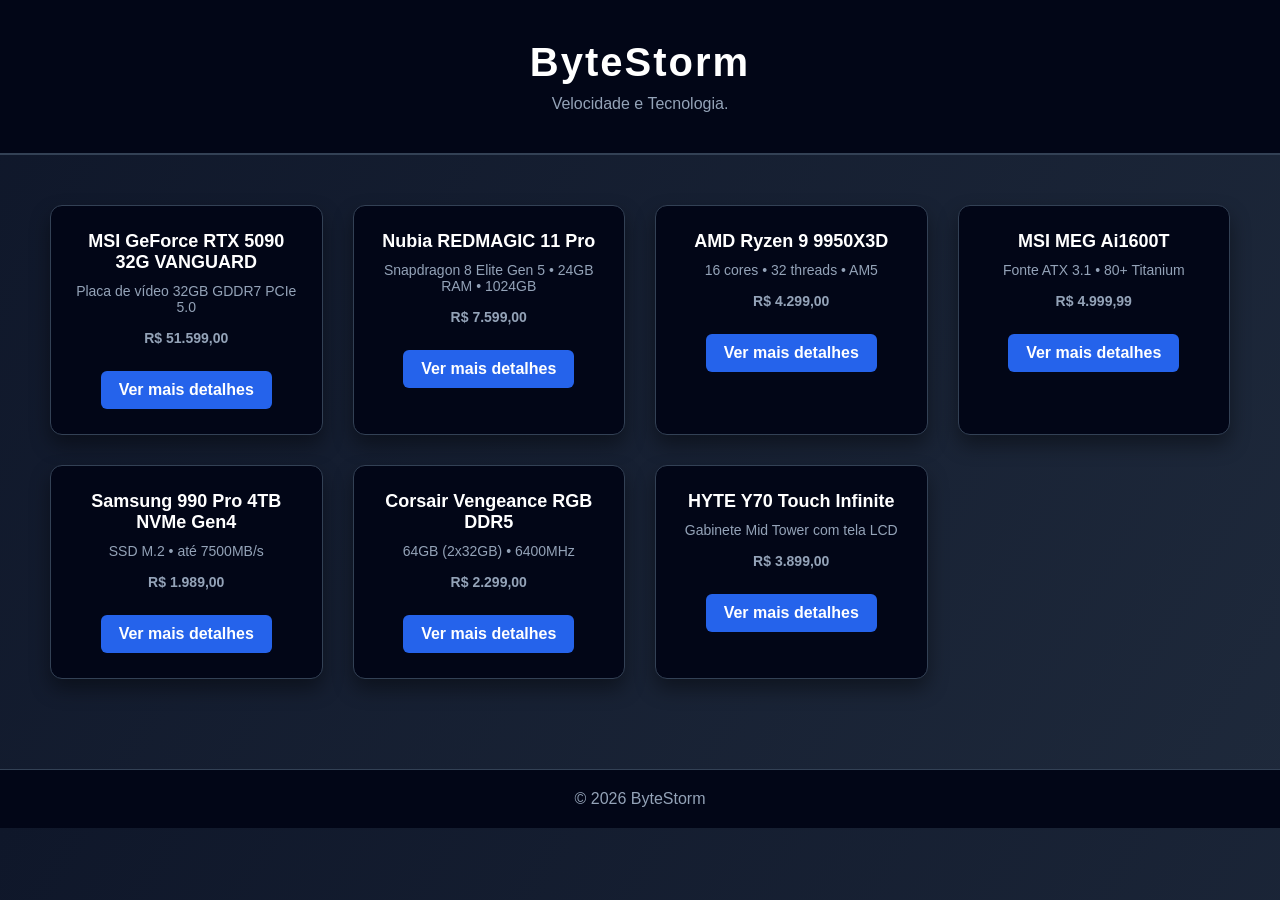
<file: index.html>
<!DOCTYPE html>
<html lang="pt-br">

<head>
    <meta charset="UTF-8">
    <title>Loja Tech</title>
    <link rel="stylesheet" href="estilo.css">
</head>

<body>

    <header>
        <h1>ByteStorm</h1>
        <p>Velocidade e Tecnologia.</p>
    </header>

    <section class="produtos">

        <div class="produto">
            <h2>MSI GeForce RTX 5090 32G VANGUARD</h2>
            <p>Placa de vídeo 32GB GDDR7 PCIe 5.0</p>
            <p class="preco">R$ 51.599,00</p>

            <a href="rtx5090.html" class="botao">
                Ver mais detalhes
            </a>
        </div>

        <div class="produto">
            <h2>Nubia REDMAGIC 11 Pro</h2>
            <p>Snapdragon 8 Elite Gen 5 • 24GB RAM • 1024GB</p>
            <p class="preco">R$ 7.599,00</p>

            <a href="redmagic11pro.html" class="botao">
                Ver mais detalhes
            </a>
        </div>

        <div class="produto">
            <h2>AMD Ryzen 9 9950X3D</h2>
            <p>16 cores • 32 threads • AM5</p>
            <p class="preco">R$ 4.299,00</p>

            <a href="ryzen9950x3d.html" class="botao">
                Ver mais detalhes
            </a>
        </div>

        <div class="produto">
            <h2>MSI MEG Ai1600T</h2>
            <p>Fonte ATX 3.1 • 80+ Titanium</p>
            <p class="preco">R$ 4.999,99</p>

            <a href="msimegai1600t.html" class="botao">
                Ver mais detalhes
            </a>
        </div>

        <div class="produto">
            <h2>Samsung 990 Pro 4TB NVMe Gen4</h2>
            <p>SSD M.2 • até 7500MB/s</p>
            <p class="preco">R$ 1.989,00</p>

            <a href="ssdsansumg990pro.html" class="botao">
                Ver mais detalhes
            </a>
        </div>

        <div class="produto">
            <h2>Corsair Vengeance RGB DDR5</h2>
            <p>64GB (2x32GB) • 6400MHz</p>
            <p class="preco">R$ 2.299,00</p>

            <a href="corsairvengeance.html" class="botao">
                Ver mais detalhes
            </a>
        </div>

        <div class="produto">
            <h2>HYTE Y70 Touch Infinite</h2>
            <p>Gabinete Mid Tower com tela LCD</p>
            <p class="preco">R$ 3.899,00</p>

            <a href="hytey70.html" class="botao">
                Ver mais detalhes
            </a>
        </div>

    </section>

    <footer>
        <p>© 2026 ByteStorm</p>
    </footer>

</body>

</html>
</file>
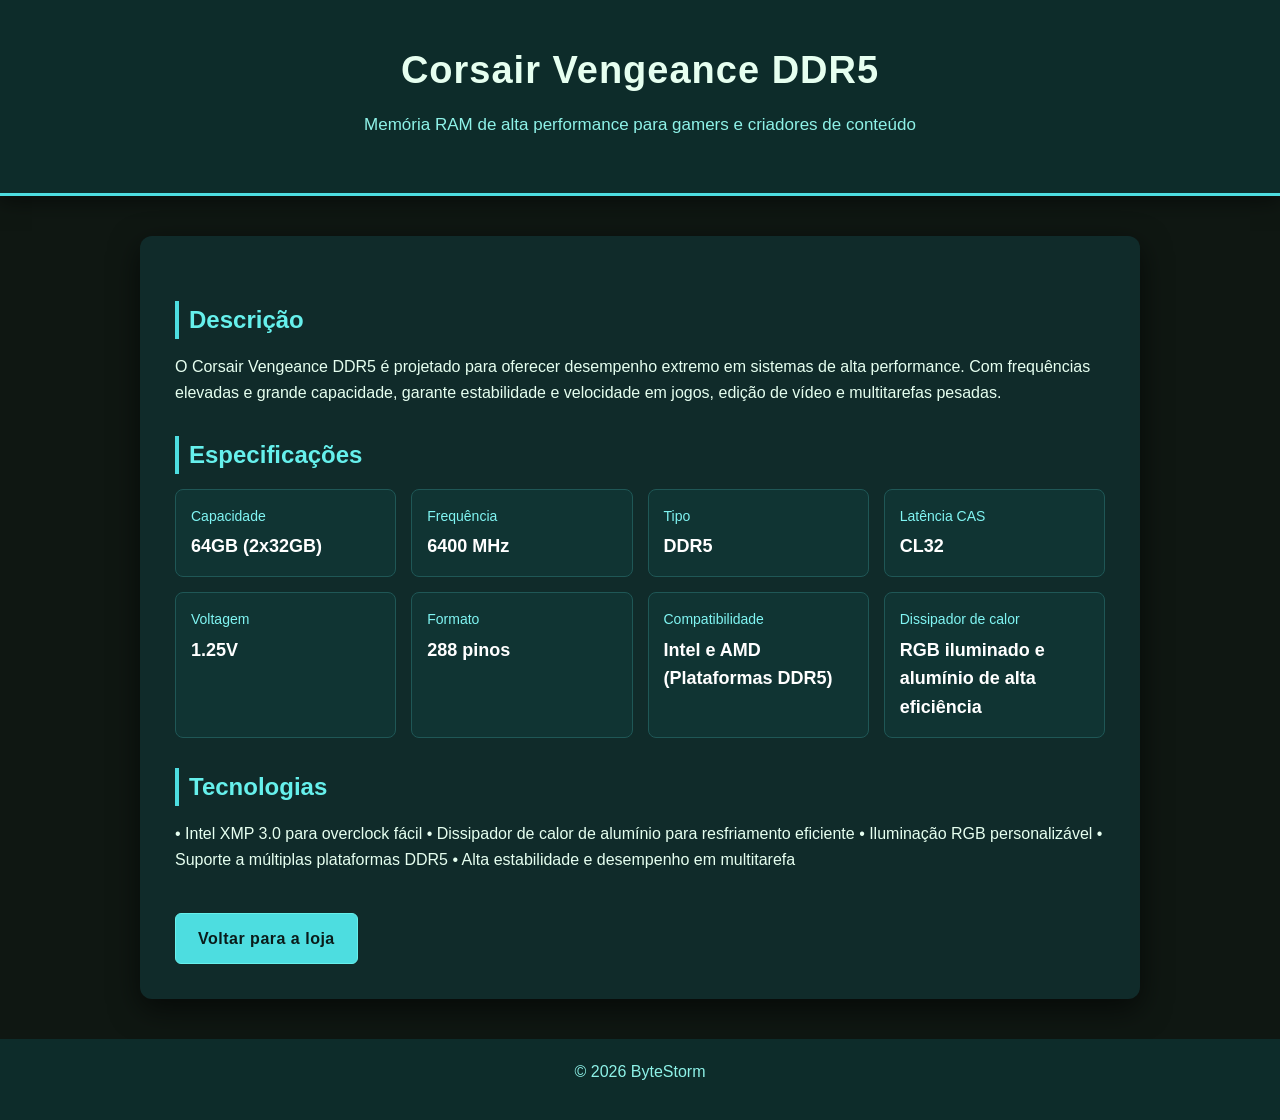
<file: corsairvengeance.html>
<!DOCTYPE html>
<html lang="pt-br">

<head>
    <meta charset="UTF-8">
    <title>Corsair Vengeance DDR5</title>
    <link rel="stylesheet" href="corsairvengeance.css">
</head>

<body>

    <header>
        <h1>Corsair Vengeance DDR5</h1>
        <p>Memória RAM de alta performance para gamers e criadores de conteúdo</p>
    </header>

    <section class="produto">

        <h2>Descrição</h2>

        <p>
            O Corsair Vengeance DDR5 é projetado para oferecer desempenho extremo
            em sistemas de alta performance. Com frequências elevadas e grande
            capacidade, garante estabilidade e velocidade em jogos, edição de vídeo
            e multitarefas pesadas.
        </p>

        <h2>Especificações</h2>

        <div class="especificacoes">

            <div class="item">
                <div class="label">Capacidade</div>
                <div class="value">64GB (2x32GB)</div>
            </div>

            <div class="item">
                <div class="label">Frequência</div>
                <div class="value">6400 MHz</div>
            </div>

            <div class="item">
                <div class="label">Tipo</div>
                <div class="value">DDR5</div>
            </div>

            <div class="item">
                <div class="label">Latência CAS</div>
                <div class="value">CL32</div>
            </div>

            <div class="item">
                <div class="label">Voltagem</div>
                <div class="value">1.25V</div>
            </div>

            <div class="item">
                <div class="label">Formato</div>
                <div class="value">288 pinos</div>
            </div>

            <div class="item">
                <div class="label">Compatibilidade</div>
                <div class="value">Intel e AMD (Plataformas DDR5)</div>
            </div>

            <div class="item">
                <div class="label">Dissipador de calor</div>
                <div class="value">RGB iluminado e alumínio de alta eficiência</div>
            </div>

        </div>

        <h2>Tecnologias</h2>

        <p>
            • Intel XMP 3.0 para overclock fácil
            • Dissipador de calor de alumínio para resfriamento eficiente
            • Iluminação RGB personalizável
            • Suporte a múltiplas plataformas DDR5
            • Alta estabilidade e desempenho em multitarefa
        </p>

        <a href="index.html" class="botao-voltar">Voltar para a loja</a>

    </section>

    <footer>
        <p>© 2026 ByteStorm</p>
    </footer>

</body>

</html>
</file>
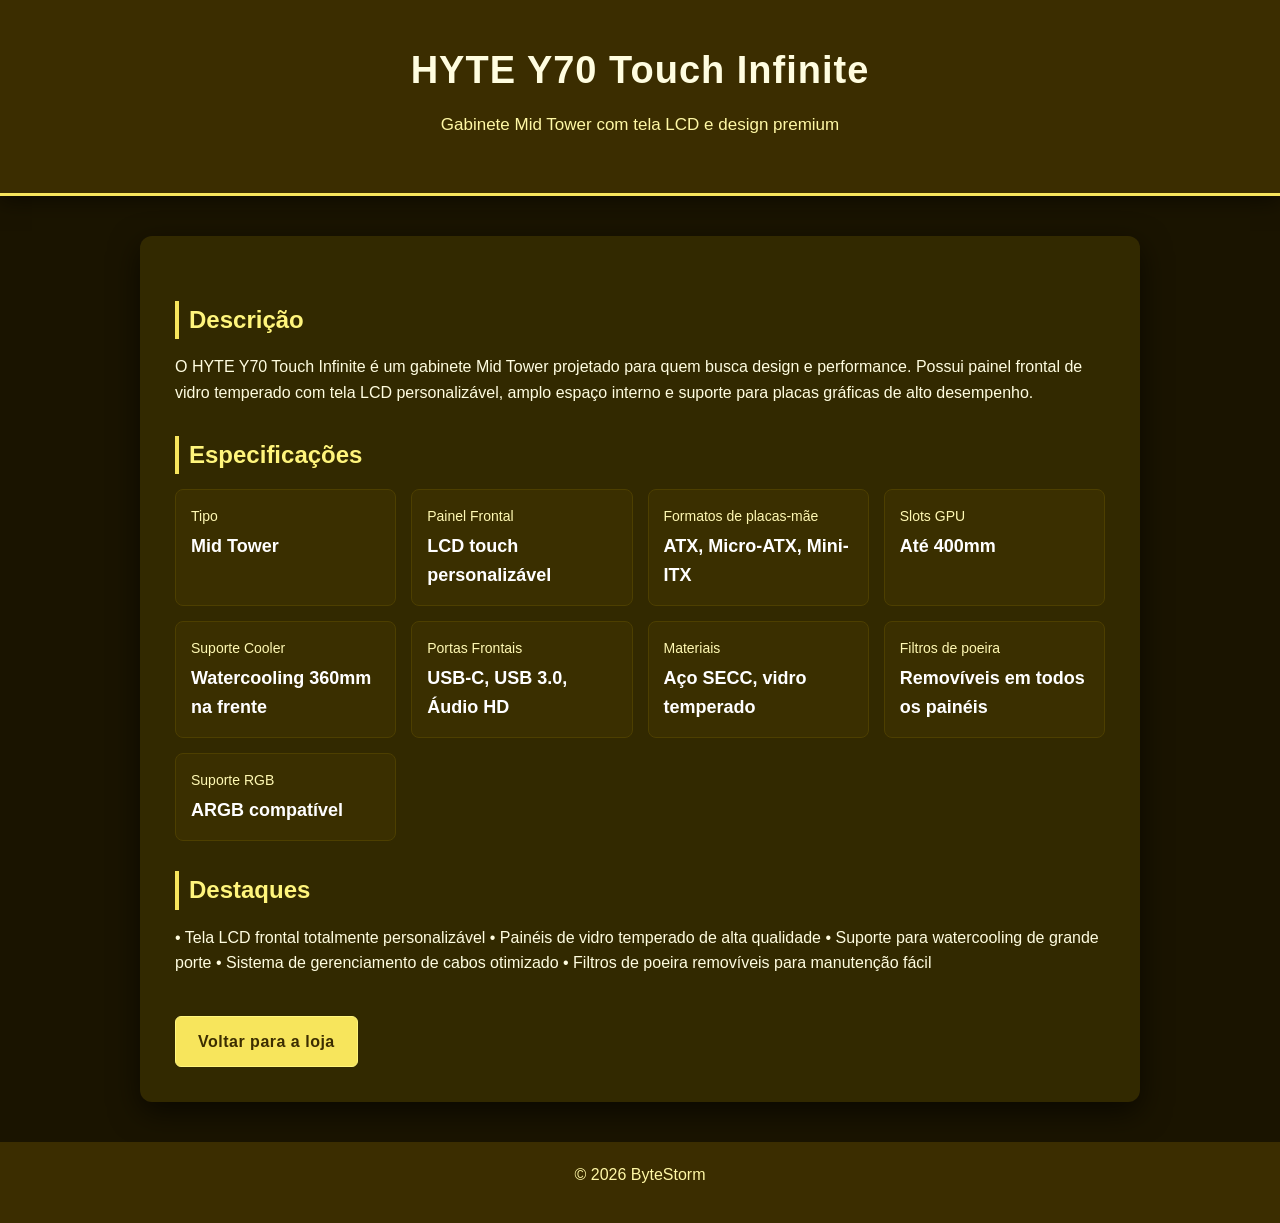
<file: hytey70.html>
<!DOCTYPE html>
<html lang="pt-br">

<head>
    <meta charset="UTF-8">
    <title>HYTE Y70 Touch Infinite</title>
    <link rel="stylesheet" href="hytey70.css">
</head>

<body>

    <header>
        <h1>HYTE Y70 Touch Infinite</h1>
        <p>Gabinete Mid Tower com tela LCD e design premium</p>
    </header>

    <section class="produto">

        <h2>Descrição</h2>

        <p>
            O HYTE Y70 Touch Infinite é um gabinete Mid Tower projetado para
            quem busca design e performance. Possui painel frontal de vidro temperado
            com tela LCD personalizável, amplo espaço interno e suporte para
            placas gráficas de alto desempenho.
        </p>

        <h2>Especificações</h2>

        <div class="especificacoes">

            <div class="item">
                <div class="label">Tipo</div>
                <div class="value">Mid Tower</div>
            </div>

            <div class="item">
                <div class="label">Painel Frontal</div>
                <div class="value">LCD touch personalizável</div>
            </div>

            <div class="item">
                <div class="label">Formatos de placas-mãe</div>
                <div class="value">ATX, Micro-ATX, Mini-ITX</div>
            </div>

            <div class="item">
                <div class="label">Slots GPU</div>
                <div class="value">Até 400mm</div>
            </div>

            <div class="item">
                <div class="label">Suporte Cooler</div>
                <div class="value">Watercooling 360mm na frente</div>
            </div>

            <div class="item">
                <div class="label">Portas Frontais</div>
                <div class="value">USB-C, USB 3.0, Áudio HD</div>
            </div>

            <div class="item">
                <div class="label">Materiais</div>
                <div class="value">Aço SECC, vidro temperado</div>
            </div>

            <div class="item">
                <div class="label">Filtros de poeira</div>
                <div class="value">Removíveis em todos os painéis</div>
            </div>

            <div class="item">
                <div class="label">Suporte RGB</div>
                <div class="value">ARGB compatível</div>
            </div>

        </div>

        <h2>Destaques</h2>

        <p>
            • Tela LCD frontal totalmente personalizável  
            • Painéis de vidro temperado de alta qualidade  
            • Suporte para watercooling de grande porte  
            • Sistema de gerenciamento de cabos otimizado  
            • Filtros de poeira removíveis para manutenção fácil
        </p>

        <a href="index.html" class="botao-voltar">Voltar para a loja</a>

    </section>

    <footer>
        <p>© 2026 ByteStorm</p>
    </footer>

</body>

</html>
</file>
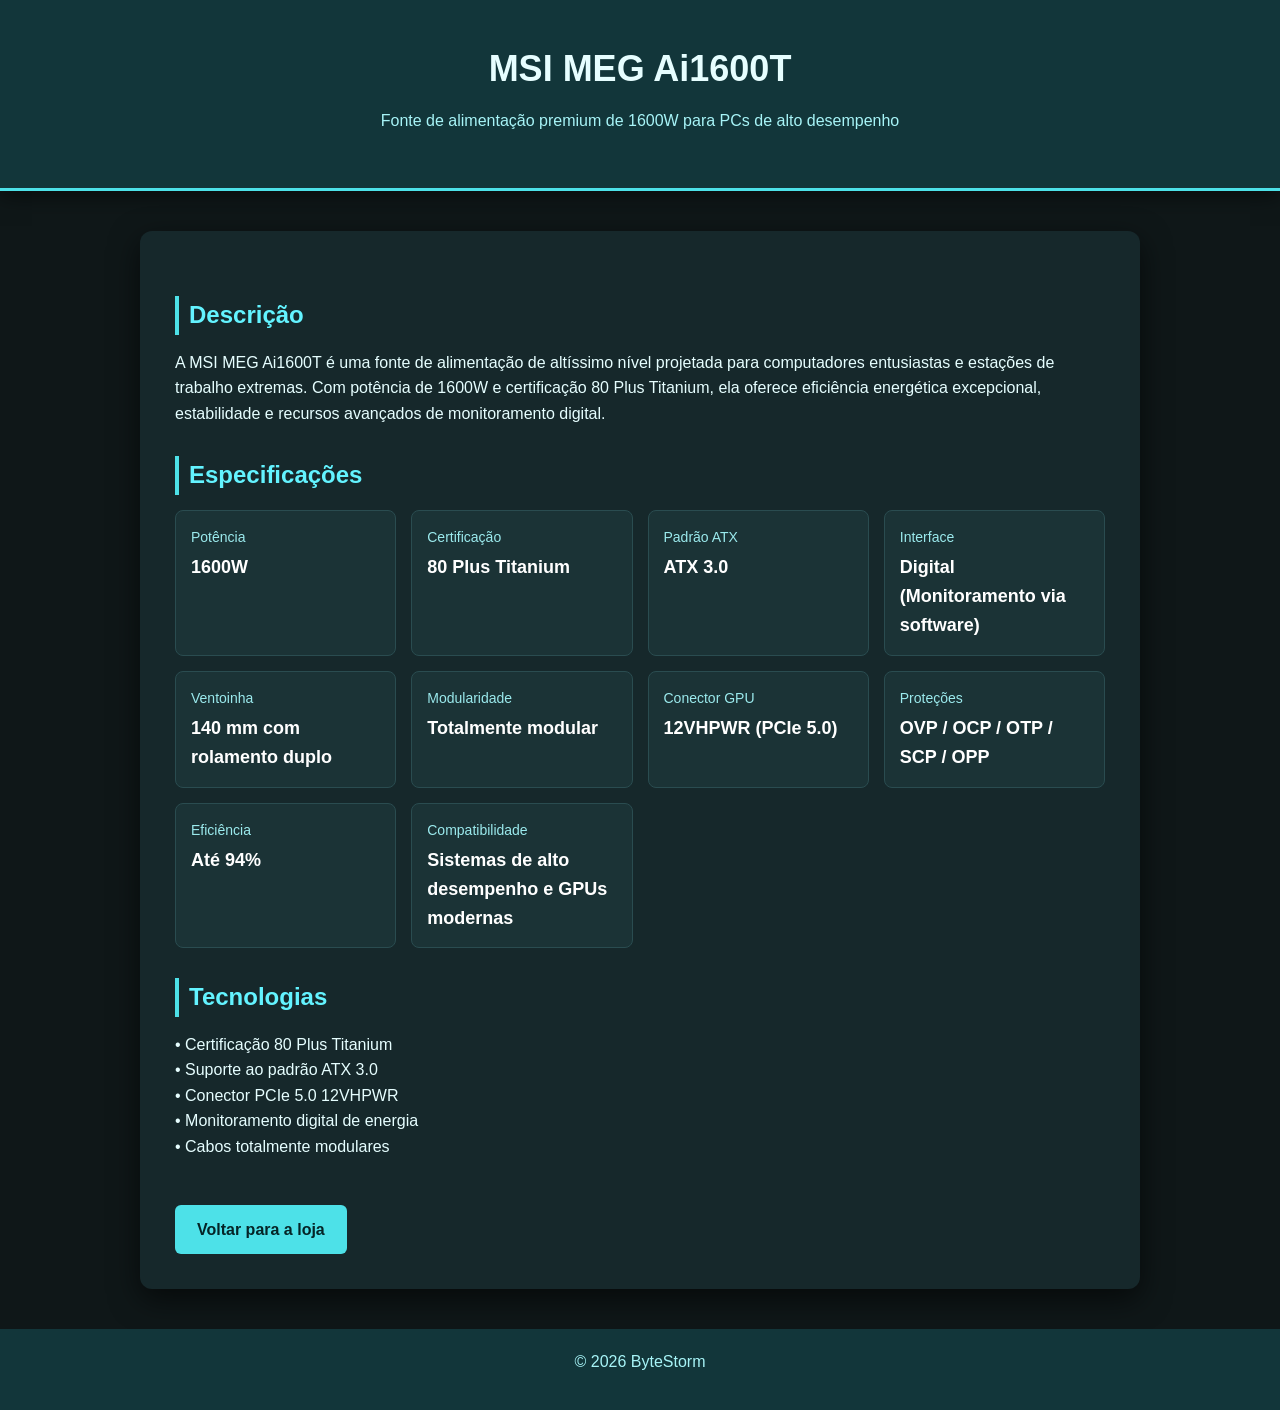
<file: msimegai1600t.html>
<!DOCTYPE html>
<html lang="pt-br">

<head>
    <meta charset="UTF-8">
    <title>MSI MEG Ai1600T</title>
    <link rel="stylesheet" href="msimegai1600t.css">
</head>

<body>

    <header>
        <h1>MSI MEG Ai1600T</h1>
        <p>Fonte de alimentação premium de 1600W para PCs de alto desempenho</p>
    </header>

    <section class="produto">

        <h2>Descrição</h2>

        <p>
            A MSI MEG Ai1600T é uma fonte de alimentação de altíssimo nível projetada
            para computadores entusiastas e estações de trabalho extremas. Com potência
            de 1600W e certificação 80 Plus Titanium, ela oferece eficiência energética
            excepcional, estabilidade e recursos avançados de monitoramento digital.
        </p>

        <h2>Especificações</h2>

        <div class="especificacoes">

            <div class="item">
                <div class="label">Potência</div>
                <div class="value">1600W</div>
            </div>

            <div class="item">
                <div class="label">Certificação</div>
                <div class="value">80 Plus Titanium</div>
            </div>

            <div class="item">
                <div class="label">Padrão ATX</div>
                <div class="value">ATX 3.0</div>
            </div>

            <div class="item">
                <div class="label">Interface</div>
                <div class="value">Digital (Monitoramento via software)</div>
            </div>

            <div class="item">
                <div class="label">Ventoinha</div>
                <div class="value">140 mm com rolamento duplo</div>
            </div>

            <div class="item">
                <div class="label">Modularidade</div>
                <div class="value">Totalmente modular</div>
            </div>

            <div class="item">
                <div class="label">Conector GPU</div>
                <div class="value">12VHPWR (PCIe 5.0)</div>
            </div>

            <div class="item">
                <div class="label">Proteções</div>
                <div class="value">OVP / OCP / OTP / SCP / OPP</div>
            </div>

            <div class="item">
                <div class="label">Eficiência</div>
                <div class="value">Até 94%</div>
            </div>

            <div class="item">
                <div class="label">Compatibilidade</div>
                <div class="value">Sistemas de alto desempenho e GPUs modernas</div>
            </div>

        </div>

        <h2>Tecnologias</h2>

        <p>
            • Certificação 80 Plus Titanium
            <br>
            • Suporte ao padrão ATX 3.0
            <br>
            • Conector PCIe 5.0 12VHPWR
            <br>
            • Monitoramento digital de energia
            <br>
            • Cabos totalmente modulares
        </p>

        <a href="index.html" class="botao-voltar">Voltar para a loja</a>

    </section>

    <footer>
        <p>© 2026 ByteStorm</p>
    </footer>

</body>

</html>
</file>
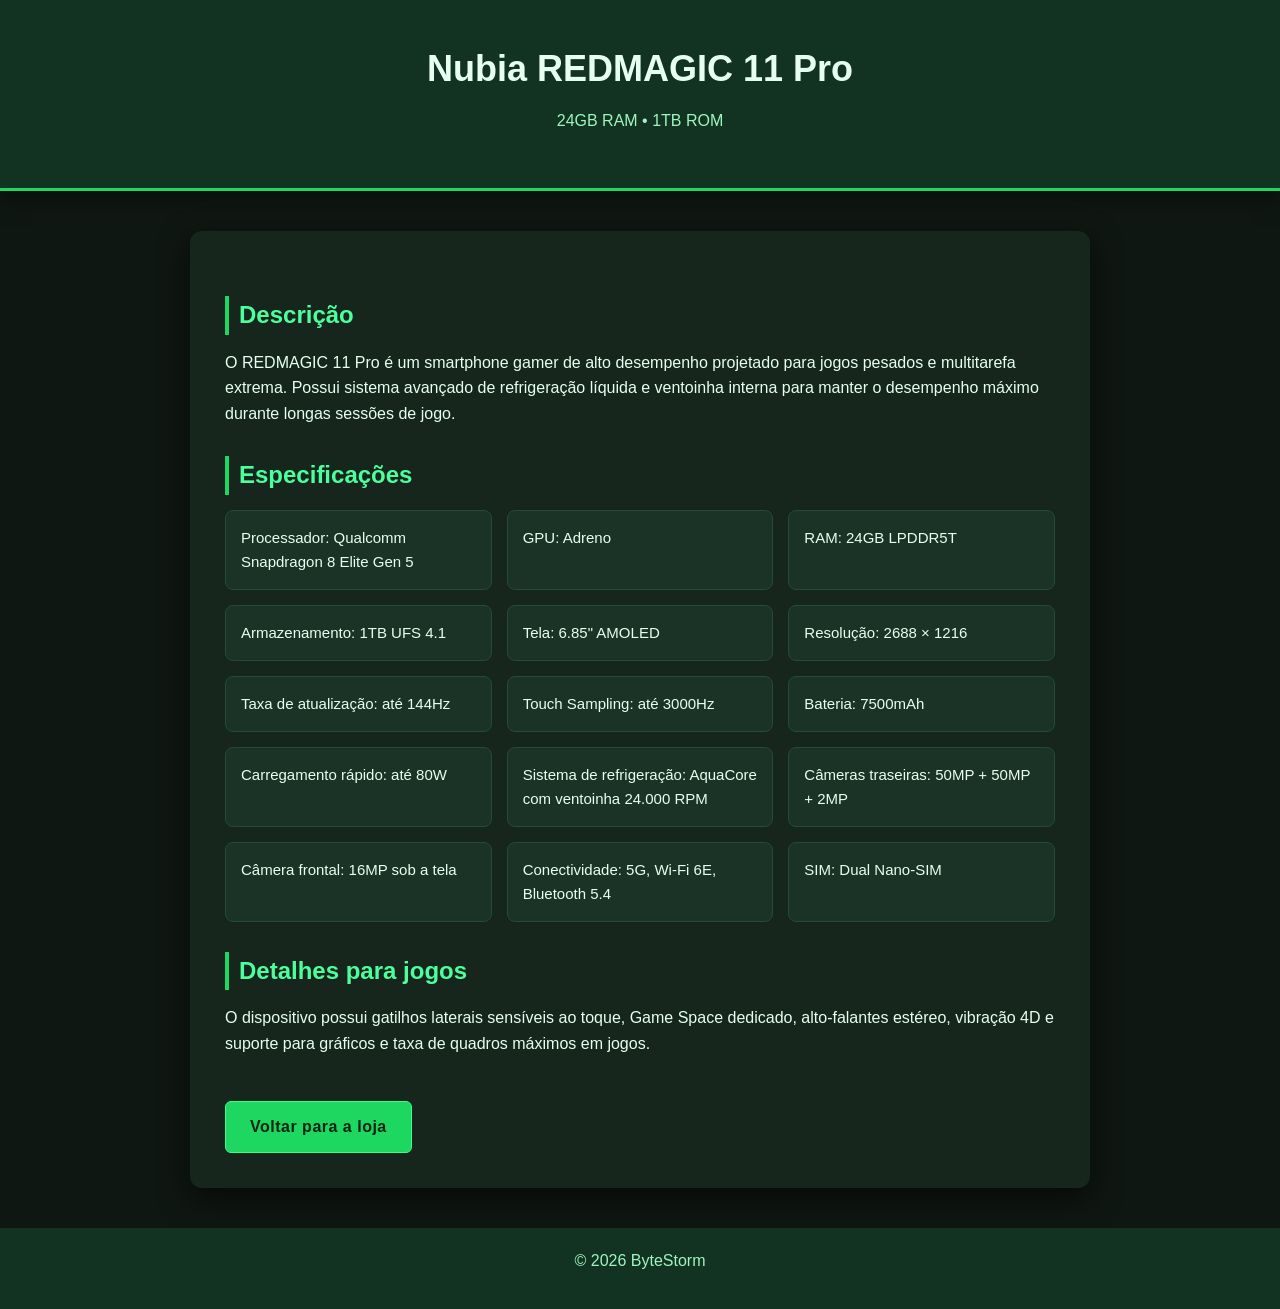
<file: redmagic11pro.html>
<!DOCTYPE html>
<html lang="pt-br">

<head>
    <meta charset="UTF-8">
    <title>Redmagic 11 Pro 24GB 1TB</title>
    <link rel="stylesheet" href="redmagic11pro.css">
</head>

<body>

    <header>
        <h1>Nubia REDMAGIC 11 Pro</h1>
        <p>24GB RAM • 1TB ROM</p>
    </header>

    <section class="produto">

        <h2>Descrição</h2>

        <p>
            O REDMAGIC 11 Pro é um smartphone gamer de alto desempenho
            projetado para jogos pesados e multitarefa extrema.
            Possui sistema avançado de refrigeração líquida e ventoinha
            interna para manter o desempenho máximo durante longas sessões
            de jogo.
        </p>

        <h2>Especificações</h2>

        <ul>

            <li>Processador: Qualcomm Snapdragon 8 Elite Gen 5</li>
            <li>GPU: Adreno</li>
            <li>RAM: 24GB LPDDR5T</li>
            <li>Armazenamento: 1TB UFS 4.1</li>
            <li>Tela: 6.85" AMOLED</li>
            <li>Resolução: 2688 × 1216</li>
            <li>Taxa de atualização: até 144Hz</li>
            <li>Touch Sampling: até 3000Hz</li>
            <li>Bateria: 7500mAh</li>
            <li>Carregamento rápido: até 80W</li>
            <li>Sistema de refrigeração: AquaCore com ventoinha 24.000 RPM</li>
            <li>Câmeras traseiras: 50MP + 50MP + 2MP</li>
            <li>Câmera frontal: 16MP sob a tela</li>
            <li>Conectividade: 5G, Wi-Fi 6E, Bluetooth 5.4</li>
            <li>SIM: Dual Nano-SIM</li>

        </ul>

        <h2>Detalhes para jogos</h2>

        <p>
            O dispositivo possui gatilhos laterais sensíveis ao toque,
            Game Space dedicado, alto-falantes estéreo, vibração 4D
            e suporte para gráficos e taxa de quadros máximos em jogos.
        </p>

        <a href="index.html">Voltar para a loja</a>

    </section>

    <footer>
        <p>© 2026 ByteStorm</p>
    </footer>

</body>

</html>
</file>
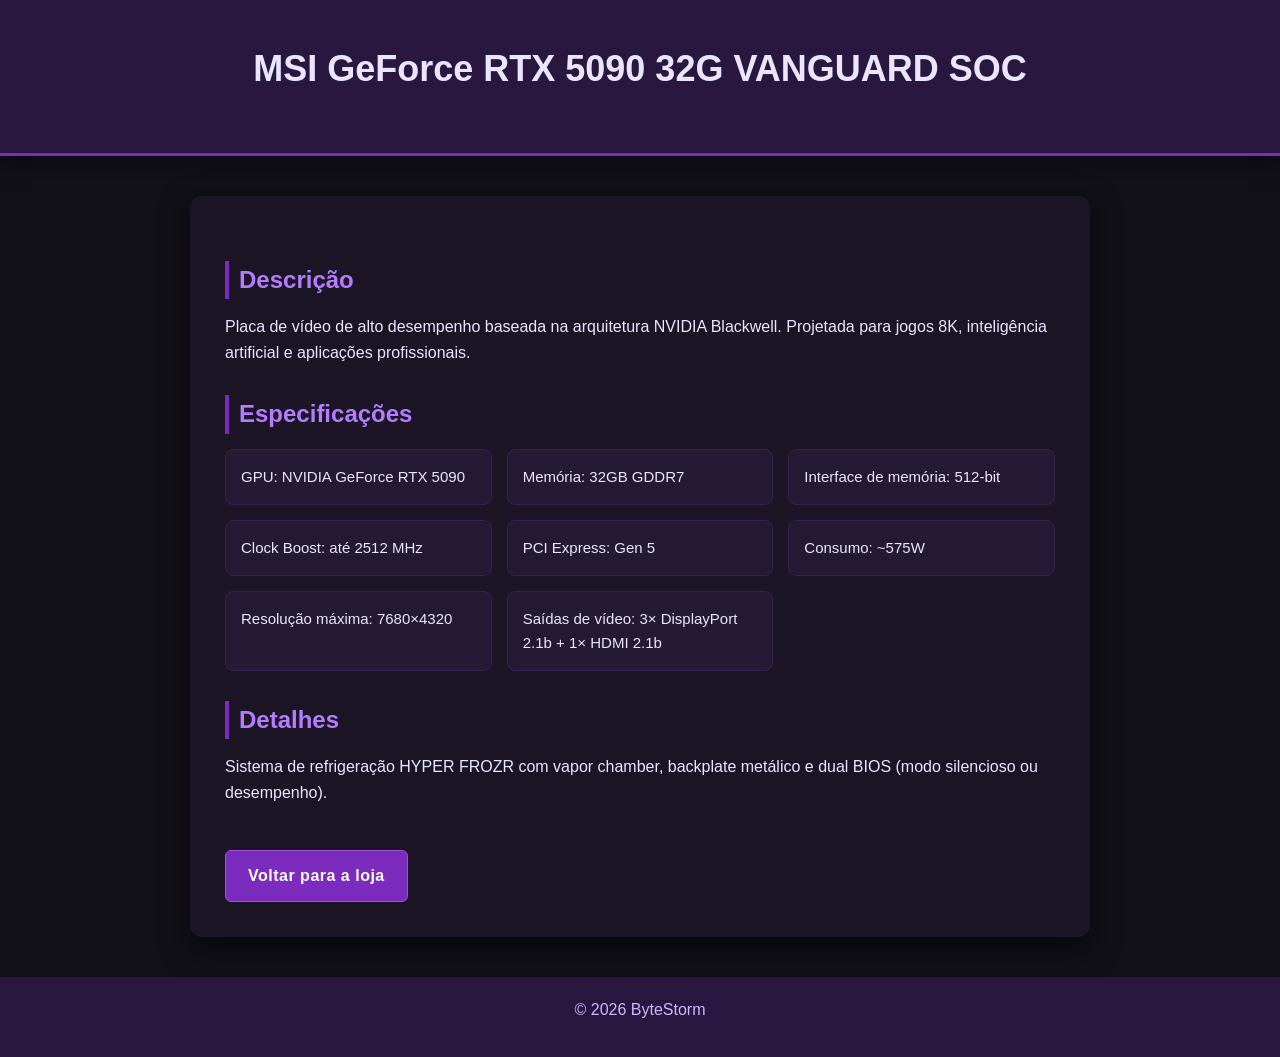
<file: rtx5090.html>
<!DOCTYPE html>
<html lang="pt-br">

<head>
    <meta charset="UTF-8">
    <title>MSI RTX 5090 Vanguard</title>
    <link rel="stylesheet" href="rtx5090.css">
</head>

<body>

    <header>
        <h1>MSI GeForce RTX 5090 32G VANGUARD SOC</h1>
    </header>

    <section class="produto">

        <h2>Descrição</h2>

        <p>
            Placa de vídeo de alto desempenho baseada na arquitetura NVIDIA Blackwell.
            Projetada para jogos 8K, inteligência artificial e aplicações profissionais.
        </p>

        <h2>Especificações</h2>

        <ul>

            <li>GPU: NVIDIA GeForce RTX 5090</li>
            <li>Memória: 32GB GDDR7</li>
            <li>Interface de memória: 512-bit</li>
            <li>Clock Boost: até 2512 MHz</li>
            <li>PCI Express: Gen 5</li>
            <li>Consumo: ~575W</li>
            <li>Resolução máxima: 7680×4320</li>
            <li>Saídas de vídeo: 3× DisplayPort 2.1b + 1× HDMI 2.1b</li>

        </ul>

        <h2>Detalhes</h2>

        <p>
            Sistema de refrigeração HYPER FROZR com vapor chamber,
            backplate metálico e dual BIOS (modo silencioso ou desempenho).
        </p>
        <a href="index.html">Voltar para a loja</a>

    </section>

    <footer>
        <p>© 2026 ByteStorm</p>
    </footer>
</body>

</html>
</file>
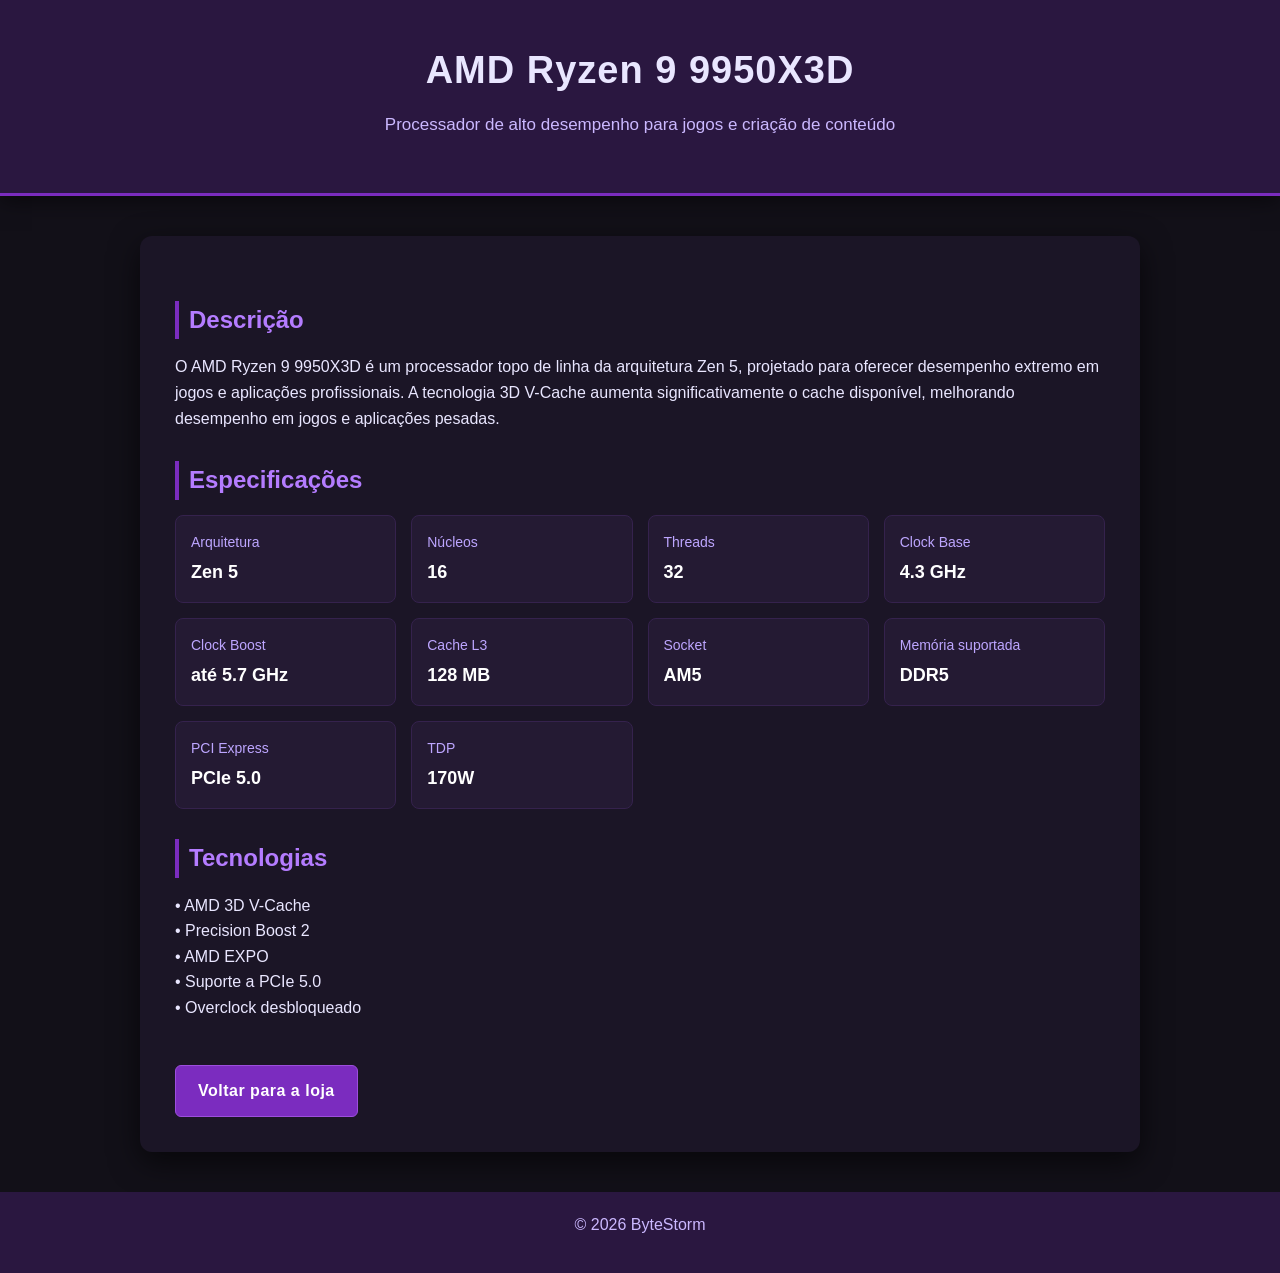
<file: ryzen9950x3d.html>
<!DOCTYPE html>
<html lang="pt-br">

<head>
    <meta charset="UTF-8">
    <title>AMD Ryzen 9 9950X3D</title>
    <link rel="stylesheet" href="ryzen9950x3d.css">
</head>

<body>

    <header>
        <h1>AMD Ryzen 9 9950X3D</h1>
        <p>Processador de alto desempenho para jogos e criação de conteúdo</p>
    </header>

    <section class="produto">

        <h2>Descrição</h2>

        <p>
            O AMD Ryzen 9 9950X3D é um processador topo de linha da arquitetura Zen 5,
            projetado para oferecer desempenho extremo em jogos e aplicações profissionais.
            A tecnologia 3D V-Cache aumenta significativamente o cache disponível,
            melhorando desempenho em jogos e aplicações pesadas.
        </p>

        <h2>Especificações</h2>

        <div class="especificacoes">

            <div class="item">
                <div class="label">Arquitetura</div>
                <div class="value">Zen 5</div>
            </div>

            <div class="item">
                <div class="label">Núcleos</div>
                <div class="value">16</div>
            </div>

            <div class="item">
                <div class="label">Threads</div>
                <div class="value">32</div>
            </div>

            <div class="item">
                <div class="label">Clock Base</div>
                <div class="value">4.3 GHz</div>
            </div>

            <div class="item">
                <div class="label">Clock Boost</div>
                <div class="value">até 5.7 GHz</div>
            </div>

            <div class="item">
                <div class="label">Cache L3</div>
                <div class="value">128 MB</div>
            </div>

            <div class="item">
                <div class="label">Socket</div>
                <div class="value">AM5</div>
            </div>

            <div class="item">
                <div class="label">Memória suportada</div>
                <div class="value">DDR5</div>
            </div>

            <div class="item">
                <div class="label">PCI Express</div>
                <div class="value">PCIe 5.0</div>
            </div>

            <div class="item">
                <div class="label">TDP</div>
                <div class="value">170W</div>
            </div>

        </div>

        <h2>Tecnologias</h2>

        <p>
            • AMD 3D V-Cache
            <br>
            • Precision Boost 2
            <br>
            • AMD EXPO
            <br>
            • Suporte a PCIe 5.0
            <br>
            • Overclock desbloqueado
        </p>

        <a href="index.html" class="botao-voltar">Voltar para a loja</a>

    </section>

    <footer>
        <p>© 2026 ByteStorm</p>
    </footer>

</body>

</html>
</file>
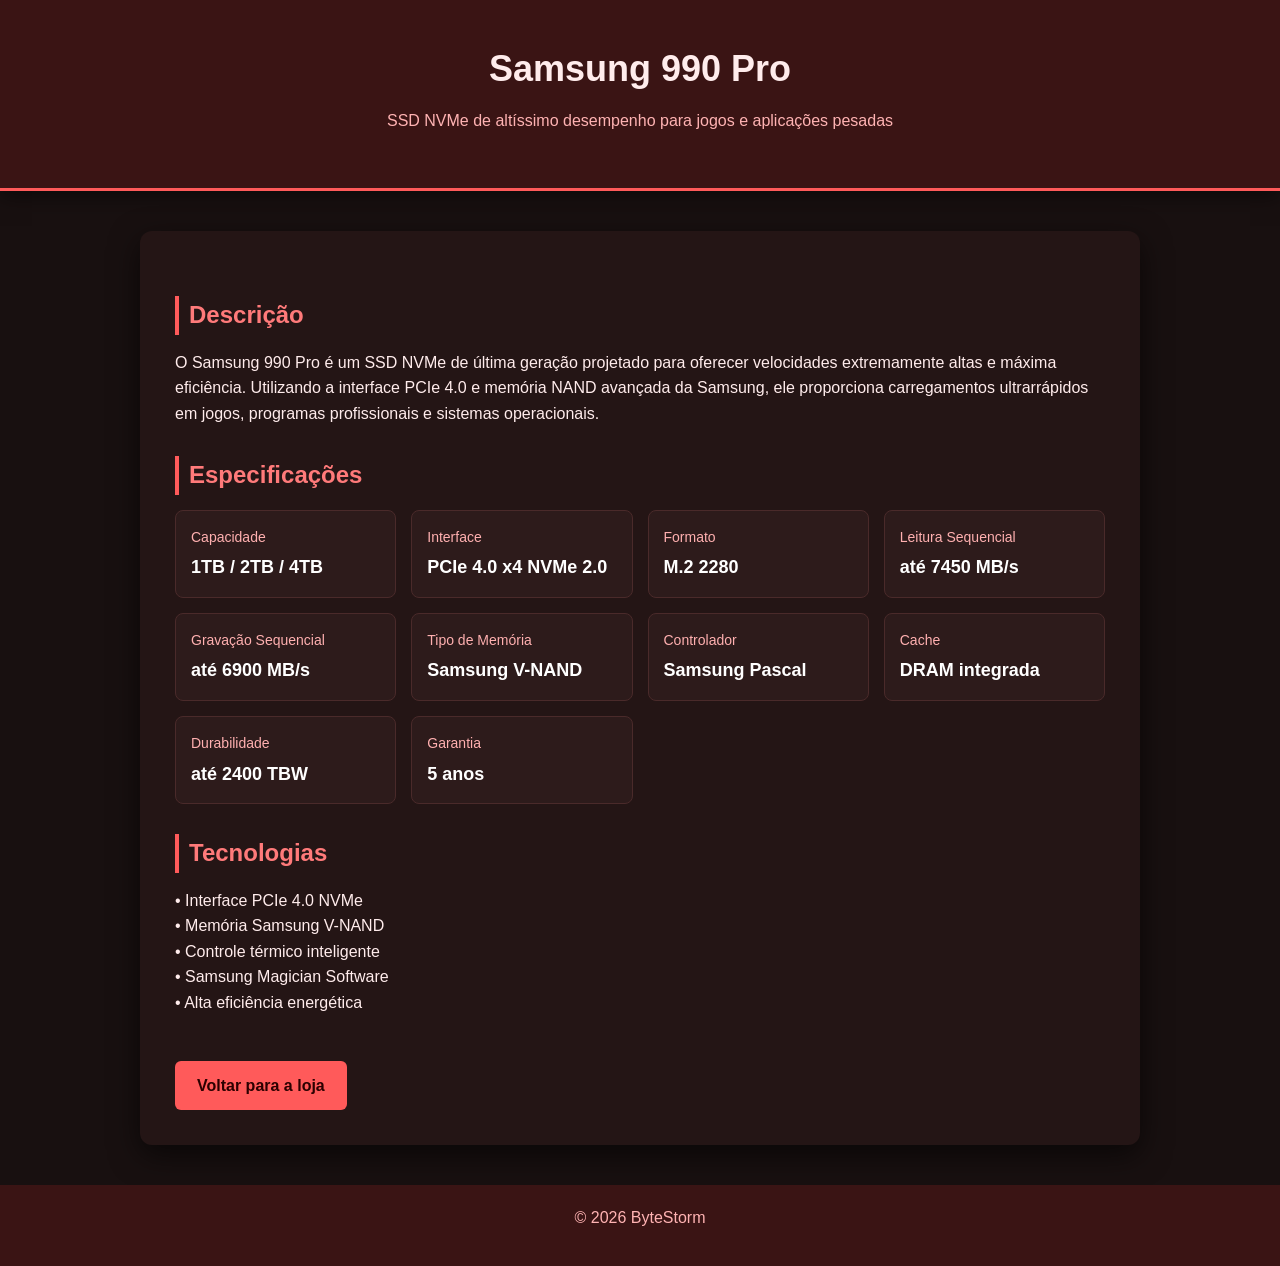
<file: ssdsansumg990pro.html>
<!DOCTYPE html>
<html lang="pt-br">

<head>
    <meta charset="UTF-8">
    <title>Samsung 990 Pro</title>
    <link rel="stylesheet" href="ssdsansumg990pro.css">
</head>

<body>

    <header>
        <h1>Samsung 990 Pro</h1>
        <p>SSD NVMe de altíssimo desempenho para jogos e aplicações pesadas</p>
    </header>

    <section class="produto">

        <h2>Descrição</h2>

        <p>
            O Samsung 990 Pro é um SSD NVMe de última geração projetado para oferecer
            velocidades extremamente altas e máxima eficiência. Utilizando a interface
            PCIe 4.0 e memória NAND avançada da Samsung, ele proporciona carregamentos
            ultrarrápidos em jogos, programas profissionais e sistemas operacionais.
        </p>

        <h2>Especificações</h2>

        <div class="especificacoes">

            <div class="item">
                <div class="label">Capacidade</div>
                <div class="value">1TB / 2TB / 4TB</div>
            </div>

            <div class="item">
                <div class="label">Interface</div>
                <div class="value">PCIe 4.0 x4 NVMe 2.0</div>
            </div>

            <div class="item">
                <div class="label">Formato</div>
                <div class="value">M.2 2280</div>
            </div>

            <div class="item">
                <div class="label">Leitura Sequencial</div>
                <div class="value">até 7450 MB/s</div>
            </div>

            <div class="item">
                <div class="label">Gravação Sequencial</div>
                <div class="value">até 6900 MB/s</div>
            </div>

            <div class="item">
                <div class="label">Tipo de Memória</div>
                <div class="value">Samsung V-NAND</div>
            </div>

            <div class="item">
                <div class="label">Controlador</div>
                <div class="value">Samsung Pascal</div>
            </div>

            <div class="item">
                <div class="label">Cache</div>
                <div class="value">DRAM integrada</div>
            </div>

            <div class="item">
                <div class="label">Durabilidade</div>
                <div class="value">até 2400 TBW</div>
            </div>

            <div class="item">
                <div class="label">Garantia</div>
                <div class="value">5 anos</div>
            </div>

        </div>

        <h2>Tecnologias</h2>

        <p>
            • Interface PCIe 4.0 NVMe
            <br>
            • Memória Samsung V-NAND
            <br>
            • Controle térmico inteligente
            <br>
            • Samsung Magician Software
            <br>
            • Alta eficiência energética
        </p>

        <a href="index.html" class="botao-voltar">Voltar para a loja</a>

    </section>

    <footer>
        <p>© 2026 ByteStorm</p>
    </footer>

</body>

</html>
</file>
<file: estilo.css>
* {
    margin: 0;
    padding: 0;
    box-sizing: border-box;
}

body {
    font-family: Arial, Helvetica, sans-serif;
    background: linear-gradient(120deg, #0f172a, #1e293b);
    color: white;
}

header {
    text-align: center;
    padding: 40px;
    background: #020617;
    border-bottom: 2px solid #334155;
}

header h1 {
    font-size: 40px;
    letter-spacing: 2px;
}

header p {
    color: #94a3b8;
    margin-top: 10px;
}

nav {
    display: flex;
    justify-content: center;
    gap: 40px;
    background: #020617;
    padding: 15px;
    border-bottom: 1px solid #334155;
}

nav a {
    color: #cbd5f5;
    text-decoration: none;
    font-weight: bold;
    transition: 0.3s;
}

nav a:hover {
    color: #38bdf8;
}

.produtos {
    display: grid;
    grid-template-columns: repeat(auto-fit, minmax(250px, 1fr));
    gap: 30px;
    padding: 50px;
}

.produto {
    background: #020617;
    border: 1px solid #334155;
    border-radius: 12px;
    padding: 25px;
    text-align: center;
    transition: 0.3s;
    box-shadow: 0 10px 20px rgba(0, 0, 0, 0.4);
}

.produto:hover {
    transform: translateY(-8px);
    box-shadow: 0 20px 30px rgba(0, 0, 0, 0.6);
    border-color: #38bdf8;
}

.produto h2 {
    font-size: 18px;
    margin-bottom: 10px;
}

.produto p {
    color: #94a3b8;
    font-size: 14px;
    margin-bottom: 15px;
}

.preco {
    display: block;
    font-size: 22px;
    font-weight: bold;
    color: #22c55e;
    margin-bottom: 15px;
}

.botao {
    display: inline-block;
    padding: 10px 18px;
    background: #2563eb;
    color: white;
    text-decoration: none;
    border-radius: 6px;
    font-weight: bold;
    margin-top: 10px;
}

.botao:hover {
    background: #1d4ed8;
}

footer {
    text-align: center;
    padding: 20px;
    background: #020617;
    border-top: 1px solid #334155;
    margin-top: 40px;
    color: #94a3b8;
}
</file>
<file: corsairvengeance.css>
* {
    margin: 0;
    padding: 0;
    box-sizing: border-box;
}

body {
    font-family: Arial, Helvetica, sans-serif;
    background: #0f1712;
    color: #e6fff0;
    line-height: 1.6;
}

header {
    text-align: center;
    padding: 40px 20px;
    background: #0d2c2a;
    border-bottom: 3px solid #4ddde0;
    box-shadow: 0 5px 20px rgba(0, 0, 0, 0.5);
}

header h1 {
    font-size: 38px;
    margin-bottom: 10px;
    letter-spacing: 1px;
}

header p {
    color: #8ef2e8;
    font-size: 17px;
}

.produto {
    max-width: 1000px;
    margin: 40px auto;
    padding: 35px;
    background: #102b2a;
    border-radius: 12px;
    box-shadow: 0 10px 30px rgba(0, 0, 0, 0.6);
    animation: aparecer 0.7s ease;
}

h2 {
    margin-top: 30px;
    margin-bottom: 15px;
    color: #66f0ec;
    border-left: 4px solid #4ddde0;
    padding-left: 10px;
}

p {
    margin-bottom: 15px;
}

.especificacoes {
    display: grid;
    grid-template-columns: repeat(auto-fit, minmax(200px, 1fr));
    gap: 15px;
    margin-top: 15px;
}

.item {
    background: #103433;
    padding: 15px;
    border-radius: 8px;
    border: 1px solid #1f5756;
    transition: all 0.25s ease;
}

.item:hover {
    transform: translateY(-4px);
    border-color: #4ddde0;
    box-shadow: 0 6px 20px rgba(77, 221, 224, 0.35);
}

.label {
    font-size: 14px;
    color: #80f5f3;
    margin-bottom: 5px;
}

.value {
    font-size: 18px;
    font-weight: bold;
    color: #ffffff;
}

.botao-voltar {
    display: inline-block;
    margin-top: 25px;
    padding: 12px 22px;
    background: #4ddde0;
    color: #0a1b1a;
    text-decoration: none;
    border-radius: 6px;
    font-weight: bold;
    letter-spacing: 0.5px;
    border: 1px solid #66f0ec;
    transition: all 0.25s ease;
}

.botao-voltar:hover {
    background: #66f0ec;
    transform: translateY(-2px);
    box-shadow: 0 6px 18px rgba(102, 240, 236, 0.45);
}

.botao-voltar:active {
    transform: scale(0.96);
}

footer {
    text-align: center;
    padding: 20px;
    margin-top: 40px;
    background: #0d2c2a;
    color: #8ef2e8;
}

@keyframes aparecer {
    from {
        opacity: 0;
        transform: translateY(20px);
    }

    to {
        opacity: 1;
        transform: translateY(0);
    }
}
</file>
<file: hytey70.css>
*{
    margin:0;
    padding:0;
    box-sizing:border-box;
}

body{
    font-family: Arial, Helvetica, sans-serif;
    background:#1a1400;
    color:#fffde0;
    line-height:1.6;
}

header{
    text-align:center;
    padding:40px 20px;
    background:#3b2d00;
    border-bottom:3px solid #f7e55c;
    box-shadow:0 5px 20px rgba(0,0,0,0.5);
}

header h1{
    font-size:38px;
    margin-bottom:10px;
    letter-spacing:1px;
}

header p{
    color:#fff8a5;
    font-size:17px;
}

.produto{
    max-width:1000px;
    margin:40px auto;
    padding:35px;
    background:#322900;
    border-radius:12px;
    box-shadow:0 10px 30px rgba(0,0,0,0.6);
    animation:aparecer 0.7s ease;
}

h2{
    margin-top:30px;
    margin-bottom:15px;
    color:#fff57c;
    border-left:4px solid #f7e55c;
    padding-left:10px;
}

p{
    margin-bottom:15px;
}

.especificacoes{
    display:grid;
    grid-template-columns:repeat(auto-fit,minmax(200px,1fr));
    gap:15px;
    margin-top:15px;
}

.item{
    background:#3a2f00;
    padding:15px;
    border-radius:8px;
    border:1px solid #4d3f00;
    transition:all 0.25s ease;
}

.item:hover{
    transform:translateY(-4px);
    border-color:#f7e55c;
    box-shadow:0 6px 20px rgba(247,229,92,0.35);
}

.label{
    font-size:14px;
    color:#fff9b3;
    margin-bottom:5px;
}

.value{
    font-size:18px;
    font-weight:bold;
    color:#ffffff;
}

.botao-voltar{
    display:inline-block;
    margin-top:25px;
    padding:12px 22px;
    background:#f7e55c;
    color:#3b2d00;
    text-decoration:none;
    border-radius:6px;
    font-weight:bold;
    letter-spacing:0.5px;
    border:1px solid #fff57c;
    transition:all 0.25s ease;
}

.botao-voltar:hover{
    background:#fff57c;
    transform:translateY(-2px);
    box-shadow:0 6px 18px rgba(255,245,124,0.45);
}

.botao-voltar:active{
    transform:scale(0.96);
}

footer{
    text-align:center;
    padding:20px;
    margin-top:40px;
    background:#3b2d00;
    color:#fff8a5;
}

@keyframes aparecer{
    from{
        opacity:0;
        transform:translateY(20px);
    }
    to{
        opacity:1;
        transform:translateY(0);
    }
}
</file>
<file: msimegai1600t.css>
* {
    margin: 0;
    padding: 0;
    box-sizing: border-box;
}

body {
    font-family: Arial, Helvetica, sans-serif;
    background: #0f1718;
    color: #e6feff;
    line-height: 1.6;
}

header {
    text-align: center;
    padding: 40px 20px;
    background: #12363a;
    border-bottom: 3px solid #4de1e8;
    box-shadow: 0 5px 20px rgba(0, 0, 0, 0.5);
}

header h1 {
    font-size: 36px;
    margin-bottom: 10px;
}

header p {
    color: #a7f4f7;
}

.produto {
    max-width: 1000px;
    margin: 40px auto;
    padding: 35px;
    background: #16282b;
    border-radius: 12px;
    box-shadow: 0 10px 30px rgba(0, 0, 0, 0.6);
    animation: aparecer 0.7s ease;
}

h2 {
    margin-top: 30px;
    margin-bottom: 15px;
    color: #63f3ff;
    border-left: 4px solid #4de1e8;
    padding-left: 10px;
}

p {
    margin-bottom: 15px;
}

.especificacoes {
    display: grid;
    grid-template-columns: repeat(auto-fit, minmax(220px, 1fr));
    gap: 15px;
    margin-top: 15px;
}

.item {
    background: #1b3336;
    padding: 15px;
    border-radius: 8px;
    border: 1px solid #2a4c50;
    transition: all 0.25s ease;
}

.item:hover {
    transform: translateY(-4px);
    border-color: #4de1e8;
    box-shadow: 0 6px 20px rgba(77, 225, 232, 0.35);
}

.label {
    font-size: 14px;
    color: #9beaed;
    margin-bottom: 5px;
}

.value {
    font-size: 18px;
    font-weight: bold;
    color: #ffffff;
}

.botao-voltar {
    display: inline-block;
    margin-top: 30px;
    padding: 12px 22px;
    background: #4de1e8;
    color: #052426;
    text-decoration: none;
    font-weight: bold;
    border-radius: 6px;
    transition: all 0.25s ease;
}

.botao-voltar:hover {
    background: #7af6ff;
    transform: translateY(-2px);
    box-shadow: 0 6px 18px rgba(77, 225, 232, 0.45);
}

.botao-voltar:active {
    transform: scale(0.96);
}

footer {
    text-align: center;
    padding: 20px;
    margin-top: 40px;
    background: #12363a;
    color: #a7f4f7;
}

@keyframes aparecer {
    from {
        opacity: 0;
        transform: translateY(20px);
    }

    to {
        opacity: 1;
        transform: translateY(0);
    }
}
</file>
<file: redmagic11pro.css>
* {
    margin: 0;
    padding: 0;
    box-sizing: border-box;
}

body {
    font-family: Arial, Helvetica, sans-serif;
    background: #0f1712;
    color: #e6fff0;
    line-height: 1.6;
}

header {
    text-align: center;
    padding: 40px 20px;
    background: #123322;
    border-bottom: 3px solid #1ed760;
    box-shadow: 0 5px 20px rgba(0, 0, 0, 0.5);
}

header h1 {
    font-size: 36px;
    margin-bottom: 10px;
}

header p {
    color: #9ef5c0;
    margin-bottom: 15px;
}

header a {
    display: inline-block;
    padding: 10px 20px;
    background: #1ed760;
    color: #062312;
    text-decoration: none;
    font-weight: bold;
    border-radius: 6px;
    transition: all 0.25s ease;
}

header a:hover {
    background: #39ff8a;
    transform: scale(1.05);
}

.produto {
    max-width: 900px;
    margin: 40px auto;
    padding: 35px;
    background: #16261d;
    border-radius: 12px;
    box-shadow: 0 10px 30px rgba(0, 0, 0, 0.6);
    animation: aparecer 0.7s ease;
}

.produto a {
    display: inline-block;
    margin-top: 30px;
    padding: 12px 24px;
    background: #1ed760;
    color: #062312;
    text-decoration: none;
    font-weight: bold;
    letter-spacing: 0.5px;
    border-radius: 6px;
    border: 1px solid #39ff8a;
    transition: all 0.25s ease;
}

.produto a:hover {
    background: #39ff8a;
    transform: translateY(-2px);
    box-shadow: 0 6px 18px rgba(30, 215, 96, 0.45);
}

.produto a:active {
    transform: scale(0.96);
}

h2 {
    margin-top: 30px;
    margin-bottom: 15px;
    color: #4cff9c;
    border-left: 4px solid #1ed760;
    padding-left: 10px;
}

p {
    margin-bottom: 15px;
}

ul {
    list-style: none;
    display: grid;
    grid-template-columns: repeat(auto-fit, minmax(250px, 1fr));
    gap: 15px;
    margin-top: 15px;
}

li {
    background: #1b3327;
    padding: 15px;
    border-radius: 8px;
    border: 1px solid #244a38;
    transition: all 0.25s ease;
    font-size: 15px;
}

li:hover {
    transform: translateY(-4px);
    border-color: #1ed760;
    box-shadow: 0 6px 20px rgba(30, 215, 96, 0.35);
}

footer {
    text-align: center;
    padding: 20px;
    margin-top: 40px;
    background: #123322;
    color: #9ef5c0;
}

@keyframes aparecer {
    from {
        opacity: 0;
        transform: translateY(20px);
    }

    to {
        opacity: 1;
        transform: translateY(0);
    }
}
</file>
<file: rtx5090.css>
* {
    margin: 0;
    padding: 0;
    box-sizing: border-box;
}

body {
    font-family: Arial, Helvetica, sans-serif;
    background: #121018;
    color: #e9e6ff;
    line-height: 1.6;
}

header {
    text-align: center;
    padding: 40px 20px;
    background: #2a1740;
    border-bottom: 3px solid #7b2cbf;
    box-shadow: 0 5px 20px rgba(0, 0, 0, 0.5);
}

header h1 {
    font-size: 36px;
    margin-bottom: 15px;
}

header a {
    display: inline-block;
    padding: 10px 18px;
    background: #7b2cbf;
    color: white;
    text-decoration: none;
    border-radius: 6px;
    font-weight: bold;
    transition: all 0.25s ease;
}

header a:hover {
    background: #9d4edd;
    transform: scale(1.05);
}

.produto {
    max-width: 900px;
    margin: 40px auto;
    padding: 35px;
    background: #1b1526;
    border-radius: 12px;
    box-shadow: 0 10px 30px rgba(0, 0, 0, 0.6);
    animation: aparecer 0.7s ease;
}

.produto a {
    display: inline-block;
    margin-top: 30px;
    padding: 12px 22px;

    background: #7b2cbf;
    color: white;

    text-decoration: none;
    font-weight: bold;
    letter-spacing: 0.5px;

    border-radius: 6px;
    border: 1px solid #9d4edd;

    transition: all 0.25s ease;
}

.produto a:hover {
    background: #9d4edd;
    transform: translateY(-2px);
    box-shadow: 0 6px 18px rgba(123, 44, 191, 0.45);
}

.produto a:active {
    transform: scale(0.96);
}

h2 {
    margin-top: 30px;
    margin-bottom: 15px;
    color: #b47cff;
    border-left: 4px solid #7b2cbf;
    padding-left: 10px;
}

p {
    margin-bottom: 15px;
}

ul {
    list-style: none;
    display: grid;
    grid-template-columns: repeat(auto-fit, minmax(250px, 1fr));
    gap: 15px;
    margin-top: 15px;
}

li {
    background: #241a33;
    padding: 15px;
    border-radius: 8px;
    border: 1px solid #35224d;
    transition: all 0.25s ease;
    font-size: 15px;
}

li:hover {
    transform: translateY(-4px);
    border-color: #7b2cbf;
    box-shadow: 0 6px 20px rgba(123, 44, 191, 0.35);
}

footer {
    text-align: center;
    padding: 20px;
    margin-top: 40px;
    background: #2a1740;
    color: #cbb8ff;
}

@keyframes aparecer {
    from {
        opacity: 0;
        transform: translateY(20px);
    }

    to {
        opacity: 1;
        transform: translateY(0);
    }
}
</file>
<file: ryzen9950x3d.css>
* {
    margin: 0;
    padding: 0;
    box-sizing: border-box;
}

body {
    font-family: Arial, Helvetica, sans-serif;
    background: #121018;
    color: #e9e6ff;
    line-height: 1.6;
}

header {
    text-align: center;
    padding: 40px 20px;
    background: #2a1740;
    border-bottom: 3px solid #7b2cbf;
    box-shadow: 0 5px 20px rgba(0, 0, 0, 0.5);
}

header h1 {
    font-size: 38px;
    margin-bottom: 10px;
    letter-spacing: 1px;
}

header p {
    color: #cbb8ff;
    font-size: 17px;
}

.produto {
    max-width: 1000px;
    margin: 40px auto;
    padding: 35px;
    background: #1b1526;
    border-radius: 12px;
    box-shadow: 0 10px 30px rgba(0, 0, 0, 0.6);
    animation: aparecer 0.7s ease;
}

h2 {
    margin-top: 30px;
    margin-bottom: 15px;
    color: #b47cff;
    border-left: 4px solid #7b2cbf;
    padding-left: 10px;
}

p {
    margin-bottom: 15px;
}

.especificacoes {
    display: grid;
    grid-template-columns: repeat(auto-fit, minmax(200px, 1fr));
    gap: 15px;
    margin-top: 15px;
}

.item {
    background: #241a33;
    padding: 15px;
    border-radius: 8px;
    border: 1px solid #35224d;
    transition: all 0.25s ease;
}

.item:hover {
    transform: translateY(-4px);
    border-color: #7b2cbf;
    box-shadow: 0 6px 20px rgba(123, 44, 191, 0.35);
}

.label {
    font-size: 14px;
    color: #bda6ff;
    margin-bottom: 5px;
}

.value {
    font-size: 18px;
    font-weight: bold;
    color: #ffffff;
}

.produto a {
    display: inline-block;
    margin-top: 30px;
    padding: 12px 22px;
    background: #7b2cbf;
    color: white;
    text-decoration: none;
    font-weight: bold;
    letter-spacing: 0.5px;
    border-radius: 6px;
    border: 1px solid #9d4edd;
    transition: all 0.25s ease;
}

.produto a:hover {
    background: #9d4edd;
    transform: translateY(-2px);
    box-shadow: 0 6px 18px rgba(123, 44, 191, 0.45);
}

.produto a:active {
    transform: scale(0.96);
}


/* FOOTER */

footer {
    text-align: center;
    padding: 20px;
    margin-top: 40px;
    background: #2a1740;
    color: #cbb8ff;
}


/* ANIMAÇÃO */

@keyframes aparecer {
    from {
        opacity: 0;
        transform: translateY(20px);
    }

    to {
        opacity: 1;
        transform: translateY(0);
    }
}
</file>
<file: ssdsansumg990pro.css>
* {
    margin: 0;
    padding: 0;
    box-sizing: border-box;
}

body {
    font-family: Arial, Helvetica, sans-serif;
    background: #181010;
    color: #ffecec;
    line-height: 1.6;
}

header {
    text-align: center;
    padding: 40px 20px;
    background: #3a1414;
    border-bottom: 3px solid #ff5a5a;
    box-shadow: 0 5px 20px rgba(0, 0, 0, 0.5);
}

header h1 {
    font-size: 36px;
    margin-bottom: 10px;
}

header p {
    color: #ffb3b3;
}

.produto {
    max-width: 1000px;
    margin: 40px auto;
    padding: 35px;
    background: #241515;
    border-radius: 12px;
    box-shadow: 0 10px 30px rgba(0, 0, 0, 0.6);
    animation: aparecer 0.7s ease;
}

h2 {
    margin-top: 30px;
    margin-bottom: 15px;
    color: #ff7a7a;
    border-left: 4px solid #ff5a5a;
    padding-left: 10px;
}

p {
    margin-bottom: 15px;
}

.especificacoes {
    display: grid;
    grid-template-columns: repeat(auto-fit, minmax(220px, 1fr));
    gap: 15px;
    margin-top: 15px;
}

.item {
    background: #2d1b1b;
    padding: 15px;
    border-radius: 8px;
    border: 1px solid #4a2a2a;
    transition: all 0.25s ease;
}

.item:hover {
    transform: translateY(-4px);
    border-color: #ff5a5a;
    box-shadow: 0 6px 20px rgba(255, 90, 90, 0.35);
}

.label {
    font-size: 14px;
    color: #ffb0b0;
    margin-bottom: 5px;
}

.value {
    font-size: 18px;
    font-weight: bold;
    color: #ffffff;
}

.botao-voltar {
    display: inline-block;
    margin-top: 30px;
    padding: 12px 22px;
    background: #ff5a5a;
    color: #2b0000;
    text-decoration: none;
    font-weight: bold;
    border-radius: 6px;
    transition: all 0.25s ease;
}

.botao-voltar:hover {
    background: #ff7a7a;
    transform: translateY(-2px);
    box-shadow: 0 6px 18px rgba(255, 90, 90, 0.45);
}

.botao-voltar:active {
    transform: scale(0.96);
}

footer {
    text-align: center;
    padding: 20px;
    margin-top: 40px;
    background: #3a1414;
    color: #ffb3b3;
}

@keyframes aparecer {
    from {
        opacity: 0;
        transform: translateY(20px);
    }

    to {
        opacity: 1;
        transform: translateY(0);
    }
}
</file>
